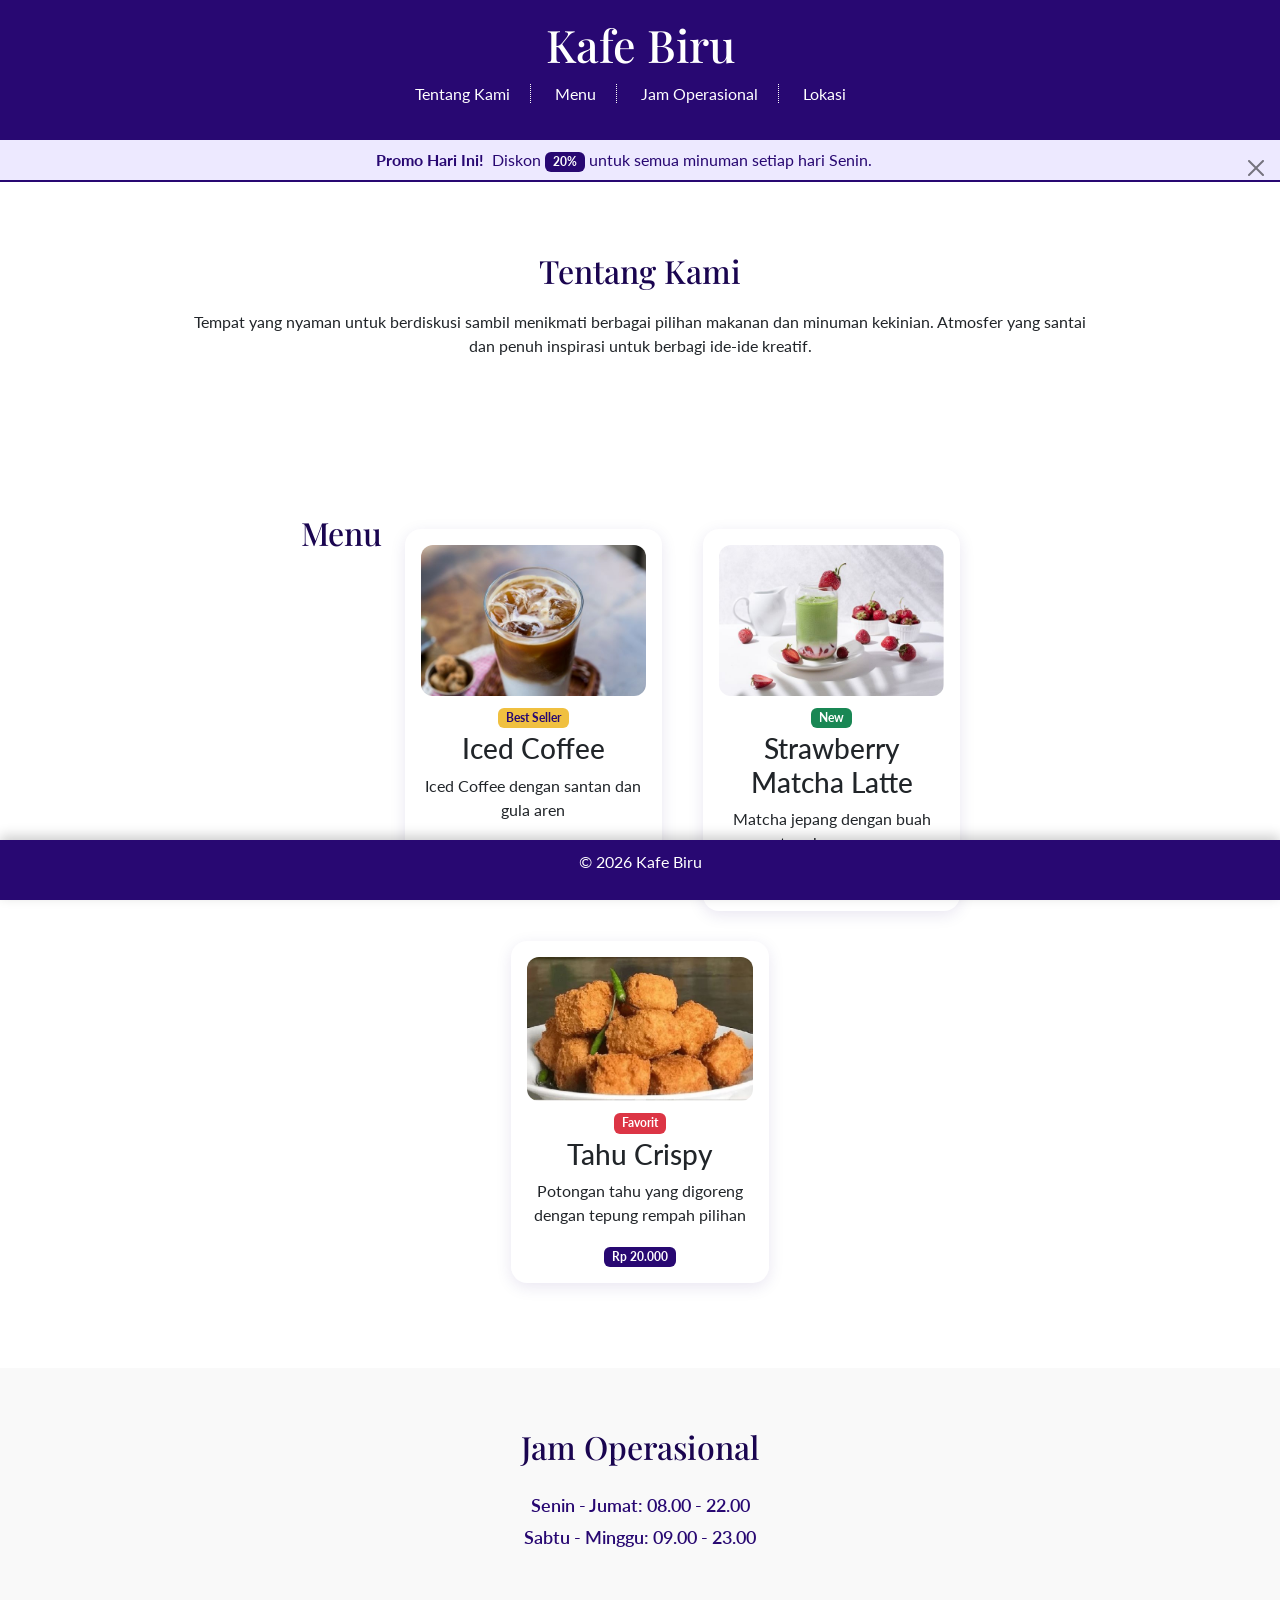
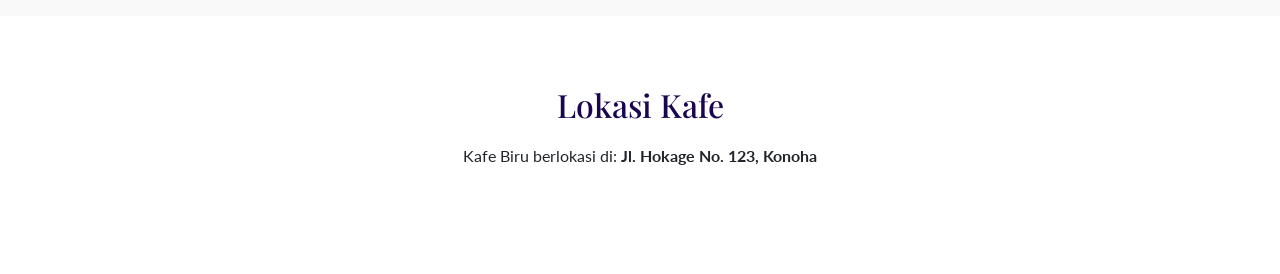
<file: index.html>
<!DOCTYPE html>
<html lang="id">
<head>
  <meta charset="UTF-8">
  <meta name="viewport" content="width=device-width, initial-scale=1.0">
  <title>Kafe Biru</title>

  <!-- [BOOTSTRAP 1] Bootstrap 5 CDN -->
  <link rel="stylesheet" href="https://cdn.jsdelivr.net/npm/bootstrap@5.3.3/dist/css/bootstrap.min.css">
  <link rel="stylesheet" href="css/style1.css">
</head>
<body>

  <header>
    <h1>Kafe Biru</h1>
    <nav>
      <ul>
        <li><a href="#about">Tentang Kami</a></li>
        <li><a href="#menu">Menu</a></li>
        <li><a href="#hours">Jam Operasional</a></li>
        <li style="border-right: none;"><a href="#location">Lokasi</a></li>
      </ul>
    </nav>
  </header>

  <!-- [BOOTSTRAP 1] Alert Component: Banner promo dengan tombol dismiss -->
  <div class="alert alert-dismissible fade show text-center mb-0 rounded-0 py-2"
       role="alert"
       style="background-color:#ede9ff; border:none; border-bottom:2px solid #280872; color:#280872;">
    <strong> Promo Hari Ini!</strong>&nbsp;
    Diskon <span class="badge" style="background-color:#280872;">20%</span>
    untuk semua minuman setiap hari Senin.
    <button type="button" class="btn-close" data-bs-dismiss="alert" aria-label="Close"></button>
  </div>

  <section id="about">
    <div class="container">
      <h2>Tentang Kami</h2>
      <p>Tempat yang nyaman untuk berdiskusi sambil menikmati berbagai pilihan makanan dan minuman kekinian.
      Atmosfer yang santai dan penuh inspirasi untuk berbagi ide-ide kreatif.</p>
    </div>
  </section>

  <section id="menu">
    <div class="container">
      <h2>Menu</h2>
      <div class="menu-item">
        <img src="resource/1IcedCofee.jpg" alt="Iced Coffee">
        <!-- [BOOTSTRAP 2] Badge Component: Label kategori & harga -->
        <div class="mt-2 mb-1">
          <span class="badge" style="background-color:#f0c040; color:#280872;"> Best Seller</span>
        </div>
        <h3>Iced Coffee</h3>
        <p>Iced Coffee dengan santan dan gula aren</p>
        <span class="badge" style="background-color:#280872;">Rp 25.000</span>
      </div>
      <div class="menu-item">
        <img src="resource/Strawberry Matcha Latte .jpg" alt="Strawberry Matcha Latte">
        <div class="mt-2 mb-1">
          <span class="badge bg-success"> New</span>
        </div>
        <h3>Strawberry Matcha Latte</h3>
        <p>Matcha jepang dengan buah strawberry segar</p>
        <span class="badge" style="background-color:#280872;">Rp 30.000</span>
      </div>
      <div class="menu-item">
        <img src="resource/tahuCrispy.jpg" alt="Tahu crispy">
        <div class="mt-2 mb-1">
          <span class="badge bg-danger"> Favorit</span>
        </div>
        <h3>Tahu Crispy</h3>
        <p>Potongan tahu yang digoreng dengan tepung rempah pilihan</p>
        <span class="badge" style="background-color:#280872;">Rp 20.000</span>
      </div>
    </div>
  </section>

  <section id="hours">
    <div class="container">
      <h2>Jam Operasional</h2>
      <p>Senin - Jumat: 08.00 - 22.00</p>
      <p>Sabtu - Minggu: 09.00 - 23.00</p>
    </div>
  </section>

  <section id="location" style="margin-bottom: 20px;">
    <div class="container">
      <h2>Lokasi Kafe</h2>
      <p>Kafe Biru berlokasi di: <strong>Jl. Hokage No. 123, Konoha</strong></p>
    </div>
  </section>

  <footer>
    <p>&copy; 2026 Kafe Biru</p>
  </footer>

  <script src="https://cdn.jsdelivr.net/npm/bootstrap@5.3.3/dist/js/bootstrap.bundle.min.js"></script>
</body>
</html>
</file>
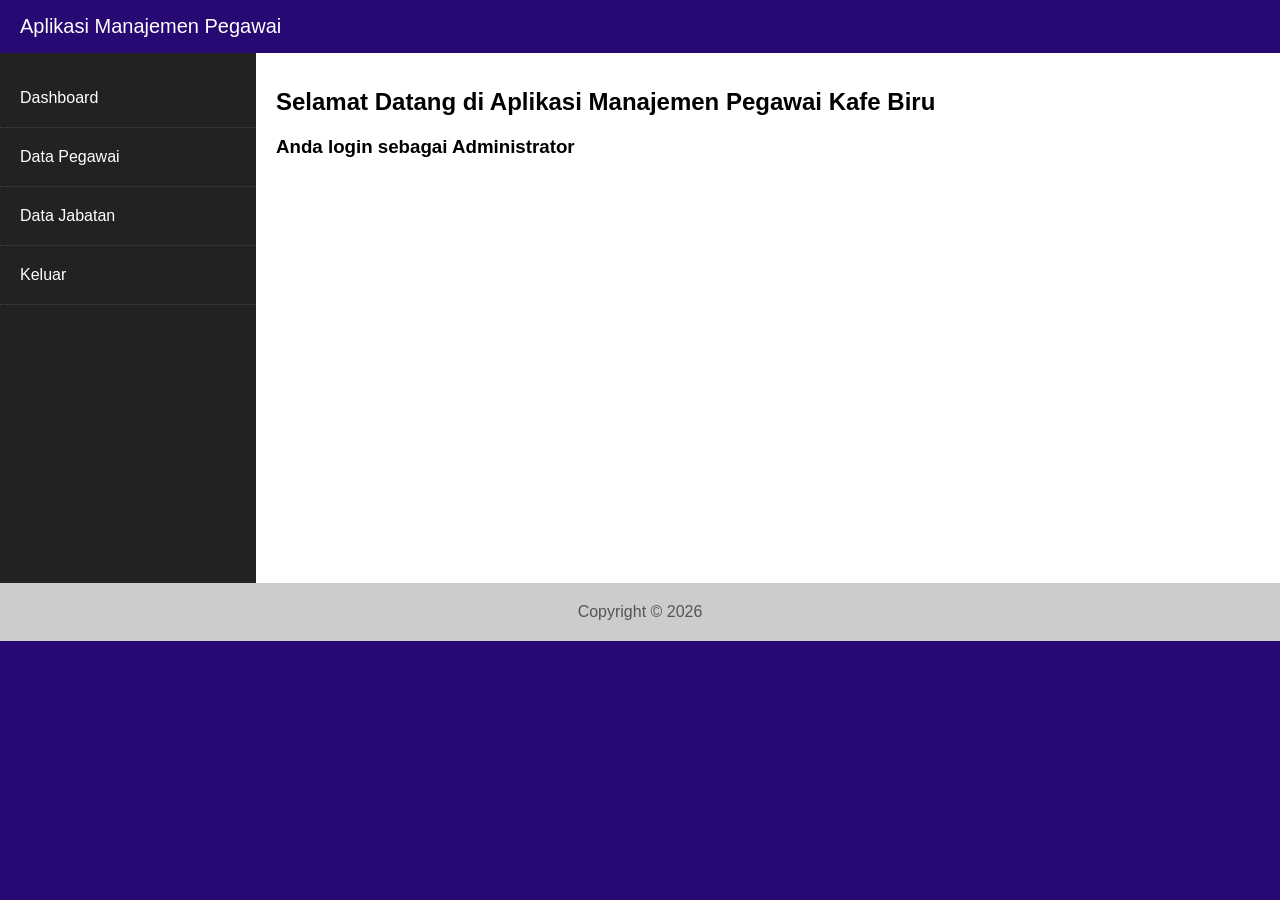
<file: dashboard.html>
<!DOCTYPE HTML>
<html>
  <head>
    <title>Dashboard</title>
    <meta charset="UTF-8">
    <meta name="viewport" content="width=device-width, initial-scale=1">
    <link rel="stylesheet" href="css/style.css">
  </head>
  <body>
    <header>
      Aplikasi Manajemen Pegawai
    </header>
    <div class="container">
      <aside>
        <ul class="menu">
          <li><a href="dashboard.html" class="aktif">Dashboard</a></li>
          <li><a href="tabel.html" class="aktif">Data Pegawai</a></li>
          <li><a href="tabel.html" class="aktif">Data Jabatan</a></li>
          <li><a href="login.html" class="aktif">Keluar</a></li>
        </ul>
      </aside>
      <section class="main">
        <h1>Selamat Datang di Aplikasi Manajemen Pegawai Kafe Biru</h1>
        <h3>Anda login sebagai Administrator</h3>
      </section>
    </div>
    <footer>
      Copyright &copy; 2026
    </footer>
  </body>
</html>
</file>
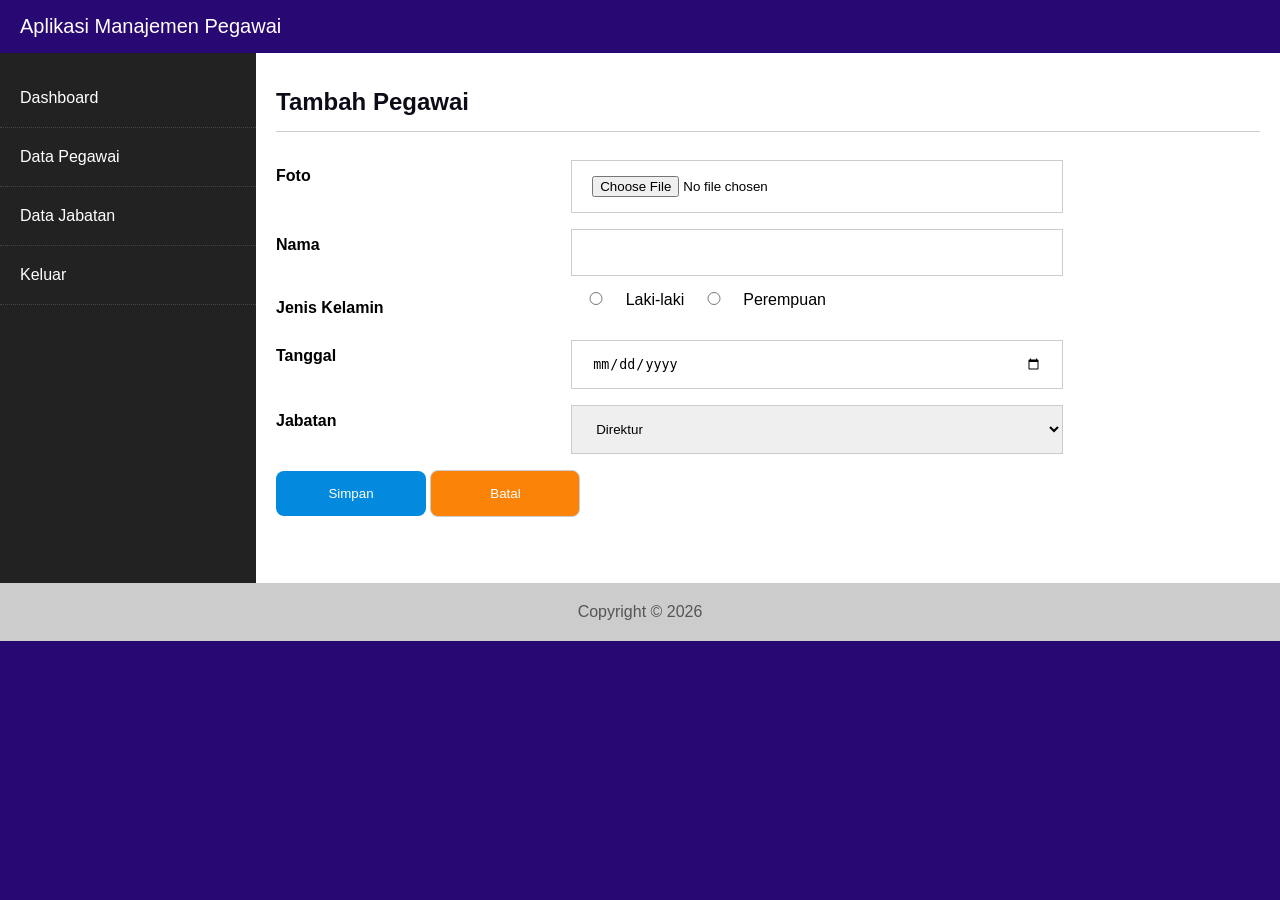
<file: form.html>
<!DOCTYPE HTML>
<html>
  <head>
    <title>Dashboard</title>
    <meta charset="UTF-8">
    <meta name="viewport" content="width=device-width, initial-scale=1">
    <link rel="stylesheet" href="css/style.css">
  </head>
  <body>
    <header>
      Aplikasi Manajemen Pegawai
    </header>
    <div class="container">
      <aside>
        <ul class="menu">
          <li><a href="dashboard.html" class="aktif">Dashboard</a></li>
          <li><a href="tabel.html" class="aktif">Data Pegawai</a></li>
          <li><a href="tabel.html" class="aktif">Data Jabatan</a></li>
          <li><a href="login.html" class="aktif">Keluar</a></li>
        </ul>
      </aside>
      <section class="main">
        <h2 class="judul">Tambah Pegawai</h2>
        <form action="proses.php" method="post">
          <div class="form-group">
            <label for="foto">Foto</label>
            <div class="input"> <input type="file" id="foto"> </div>
          </div>
          <div class="form-group">
            <label for="nama">Nama</label>
            <div class="input"> <input type="text" id="nama"> </div>
          </div>
          <div class="form-group">
            <label for="jk">Jenis Kelamin</label>
            <input type="radio" id="jk" name="jk" value="L"> Laki-laki
            <input type="radio" id="jk" name="jk" value="P"> Perempuan
          </div>
          <div class="form-group">
            <label for="tanggal">Tanggal</label>
            <div class="input"><input type="date" id="tanggal"></div>
          </div>
          <div class="form-group">
            <label for="jabatan">Jabatan</label>
            <div class="input">
              <select id="jabatan">
                <option value="direktur">Direktur</option>
                <option value="manajer">Manajer</option>
                <option value="marketing">Marketing</option>
                <option value="sekretaris">Sekretaris</option>
                <option value="Chef">Chef</option>
                <option value="waiter">Waiter/Waitress</option>
                <option value="kasir">Kasir</option>
              </select>
            </div>
          </div>
          <div class="form-group">
            <input type="submit" value="Simpan" class="tombol simpan">
            <input type="reset" value="Batal" class="tombol reset">
          </div>
        </form>
      </section>
    </div>
    <footer>
      Copyright &copy; 2026
    </footer>
  </body>
</html>
</file>
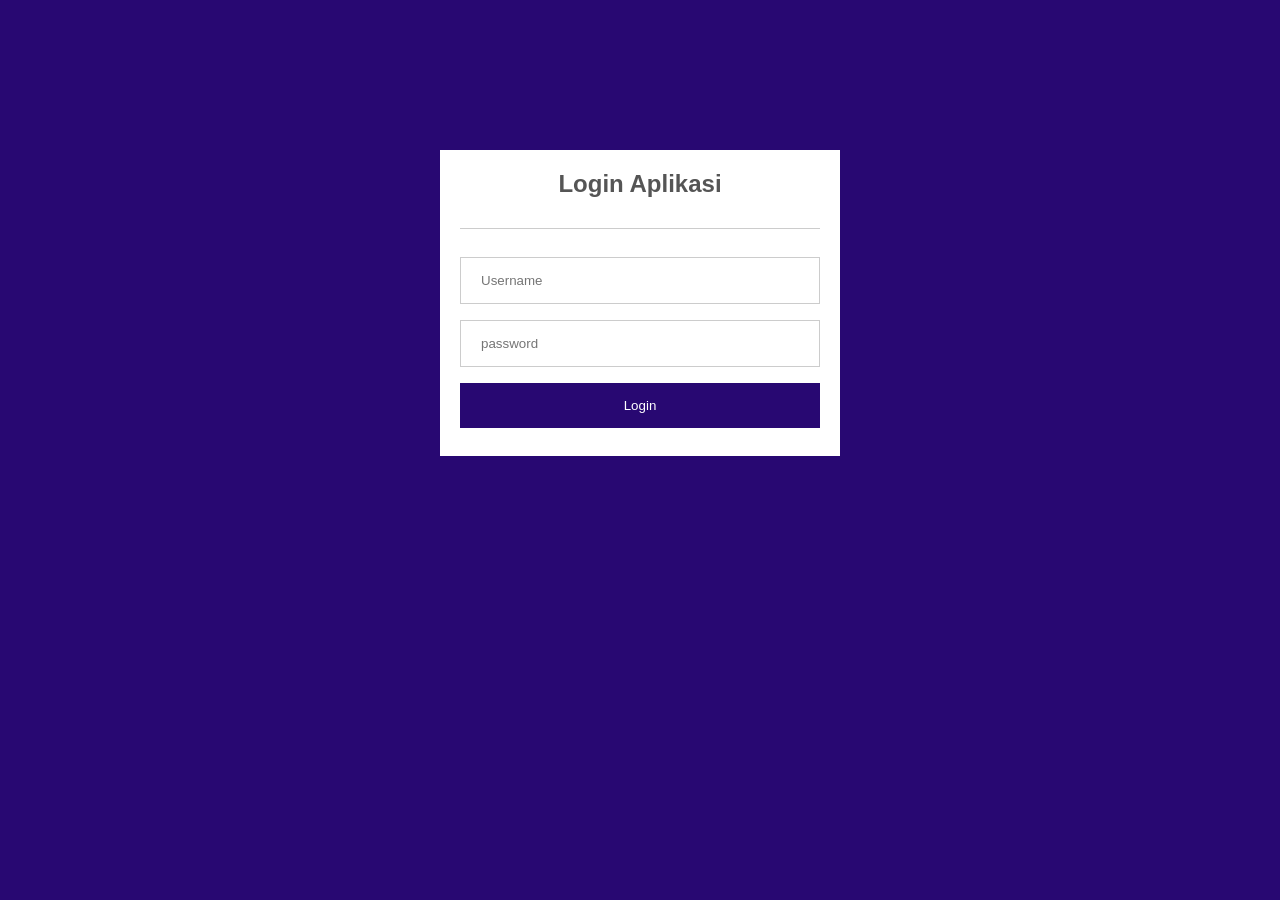
<file: login.html>
<!DOCTYPE html>
<html>
  <head>
    <title>Login Aplikasi</title>
    <meta charset="UTF-8">
    <meta name="viewport" content="width=device-width, initial-scale=1">
    <link rel="stylesheet" href="css/style.css">
  </head>
  <body>
    <div class="container">
      <section class="login-box">
        <h2>Login Aplikasi</h2>
        <form method="post" action="ceklogin.php">
          <input type="text" placeholder="Username" id="username">
          <input type="password" placeholder="password" id="password">
          <input type="submit" value="Login">
        </form>
      </section>
    </div>
  </body>
</html>
</file>
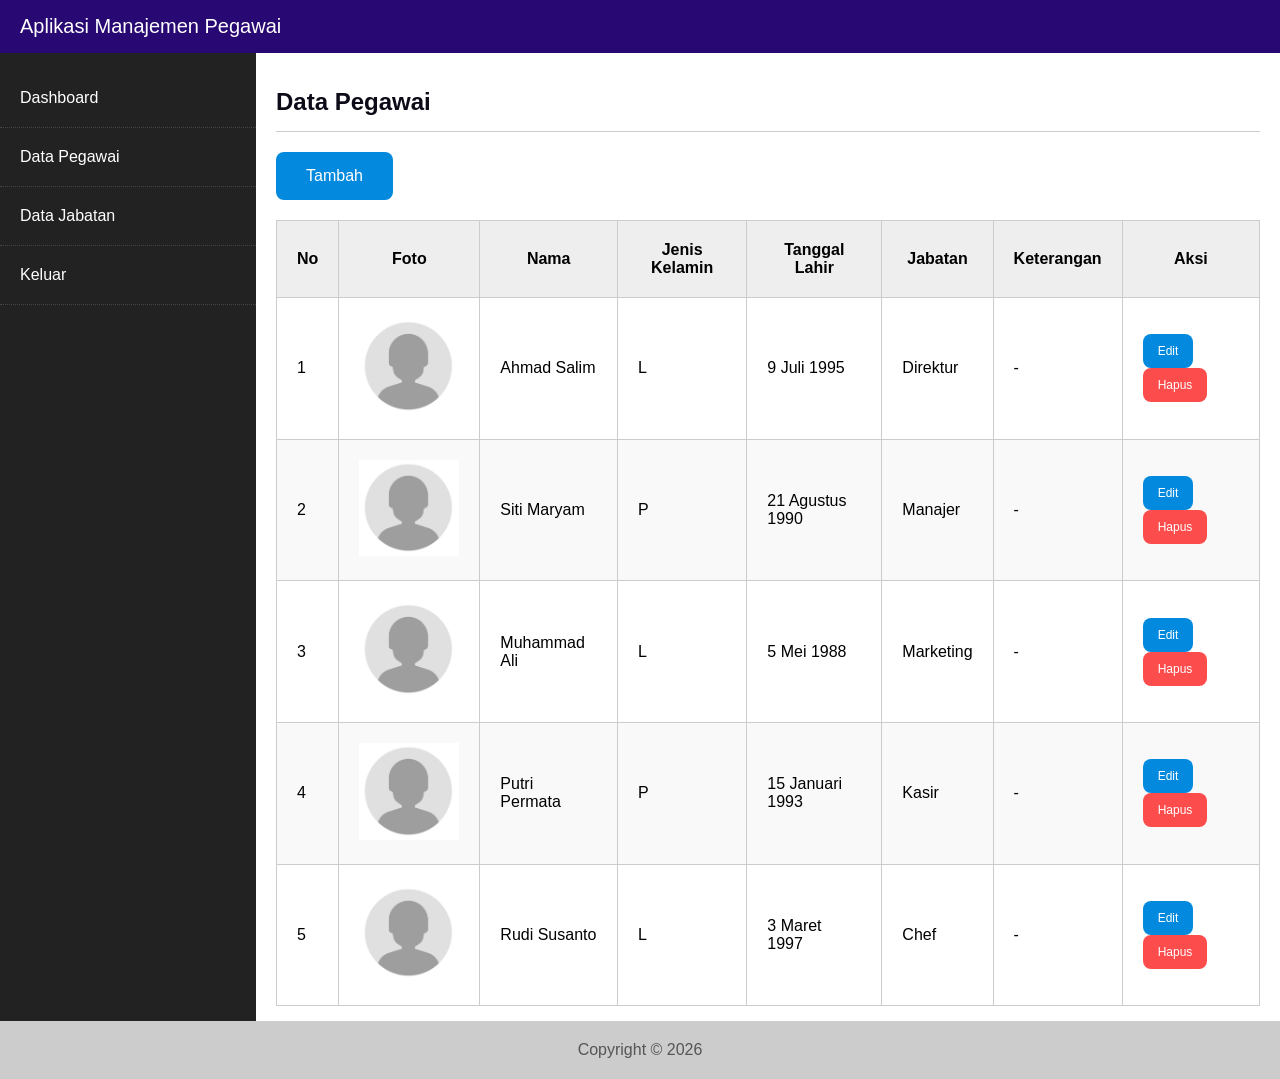
<file: tabel.html>
<!DOCTYPE HTML>
<html>
  <head>
    <title>Dashboard</title>
    <meta charset="UTF-8">
    <meta name="viewport" content="width=device-width, initial-scale=1">
    <link rel="stylesheet" href="css/style.css">
  </head>
  <body>
    <header>
      Aplikasi Manajemen Pegawai
    </header>
    <div class="container">
      <aside>
        <ul class="menu">
          <li><a href="dashboard.html" class="aktif">Dashboard</a></li>
          <li><a href="tabel.html" class="aktif">Data Pegawai</a></li>
          <li><a href="tabel.html" class="aktif">Data Jabatan</a></li>
          <li><a href="login.html" class="aktif">Keluar</a></li>
        </ul>
      </aside>
      <section class="main">
        <h2 class="judul">Data Pegawai</h2>
        <a class="tombol" href="form.html">Tambah</a>
        <table class="table">
          <thead>
            <th>No</th>
            <th>Foto</th>
            <th>Nama</th>
            <th>Jenis Kelamin</th>
            <th>Tanggal Lahir</th>
            <th>Jabatan</th>
            <th>Keterangan</th>
            <th>Aksi</th>
          </thead>
          <tbody>
            <tr>
              <td>1</td>
              <td><img src="resource/foto.png" width="100"></td>
              <td>Ahmad Salim</td>
              <td>L</td>
              <td>9 Juli 1995</td>
              <td>Direktur</td>
              <td>-</td>
              <td>
                <a class="tombol edit" href="#"> Edit </a>
                <a class="tombol hapus" href="#"> Hapus </a>
              </td>
            </tr>
            <tr>
              <td>2</td>
              <td><img src="resource/foto.png" width="100"></td>
              <td>Siti Maryam</td>
              <td>P</td>
              <td>21 Agustus 1990</td>
              <td>Manajer</td>
              <td>-</td>
              <td>
                <a class="tombol edit" href="#"> Edit </a>
                <a class="tombol hapus" href="#"> Hapus </a>
              </td>
            </tr>
            <tr>
              <td>3</td>
              <td><img src="resource/foto.png" width="100"></td>
              <td>Muhammad Ali</td>
              <td>L</td>
              <td>5 Mei 1988</td>
              <td>Marketing</td>
              <td>-</td>
              <td>
                <a class="tombol edit" href="#"> Edit </a>
                <a class="tombol hapus" href="#"> Hapus </a>
              </td>
            </tr>
            <tr>
              <td>4</td>
              <td><img src="resource/foto.png" width="100"></td>
              <td>Putri Permata</td>
              <td>P</td>
              <td>15 Januari 1993</td>
              <td>Kasir</td>
              <td>-</td>
              <td>
                <a class="tombol edit" href="#"> Edit </a>
                <a class="tombol hapus" href="#"> Hapus </a>
              </td>
            </tr>
            <tr>
              <td>5</td>
              <td><img src="resource/foto.png" width="100"></td>
              <td>Rudi Susanto</td>
              <td>L</td>
              <td>3 Maret 1997</td>
              <td>Chef</td>
              <td>-</td>
              <td>
                <a class="tombol edit" href="#"> Edit </a>
                <a class="tombol hapus" href="#"> Hapus </a>
              </td>
            </tr>
          </tbody>
        </table>
      </section>
    </div>
    <footer>
      Copyright &copy; 2026
    </footer>
  </body>
</html>
</file>
<file: css/style1.css>
@import url('https://fonts.googleapis.com/css2?family=Playfair+Display:wght@400;700&family=Lato:wght@300;400;700&display=swap');

body {
  font-family: 'Lato', sans-serif;
  margin: 0;
  padding: 0;
 
}


header {
  background-color: #280872;
  color: #fff;
  padding: 18px 30px;
  text-align: center;
  position: sticky;
  top:0;
  z-index: 1000;
  
}

header h1 {
  font-family: 'Playfair Display', serif;
  font-size: 2.8rem;
  margin: 0 0 10px 0;
  
  /* [PERUBAHAN 1] animation: animasi fadeInDown saat halaman dimuat */
  animation: fadeInDown 0.9s ease both;
}

/* Keyframes untuk animasi fadeInDown */
@keyframes fadeInDown {
  from {
    opacity: 0;
    transform: translateY(-30px);
  }
  to {
    opacity: 1;
    transform: translateY(0);
  }
}

header nav ul {
  list-style-type: none;
  padding: 0;
}

header nav ul li {
  display: inline;
  margin: 0px 10px;
  border-right: 1px dotted #f9f9f9;
  padding-right: 20px;
}

/* [PERUBAHAN 2] ::after pseudo-element + :hover pseudo-class: Animasi garis bawah link */
header nav ul li a {
  color: #fff;
  text-decoration: none;
  position: relative;
  transition: color 0.3s ease; /*memberikan efek animasi */
}

/* Pseudo-element ::after: garis kuning muncul dari kiri saat kursor di arahkan */
header nav ul li a::after {
  content: '';
  position: absolute;
  bottom: 0;
  left: 0;
  width: 0%;
  height: 2px;
  background-color: #f0c040;
  transition: width 0.35s ease;
}

header nav ul li a:hover {
  font-weight: bold;
  color: #f0c040;
}

header nav ul li a:hover::after {
  width: 100%; 
}


section {
  padding: 70px 0;
  text-align: center;
}

section h2 {
  font-family: 'Playfair Display', serif;
  font-size: 2rem;
  color: #1a0550;
  margin-bottom: 20px;
  display: inline-block;
}


.container {
  max-width: 960px;
  margin: auto;
  padding: 0 20px;
}


.menu-item {
  display: inline-block;
  width: 28%;
  margin: 15px 2%;
  vertical-align: top;
  background: #ffffff;
  border-radius: 16px;
  padding: 16px;
  /* box-shadow dan transition pada kartu menu */
  box-shadow: 0 4px 16px rgba(40, 8, 114, 0.1);
  transition: transform 0.35s ease, box-shadow 0.35s ease;
}

/* :hover pseudo-class dengan transform - terangkat saat hover */
.menu-item:hover {
  transform: translateY(-8px) scale(1.03);
  box-shadow: 0 14px 34px rgba(40, 8, 114, 0.22);
}

.menu-item img {
  max-width: 100%;
 
  border-radius: 12px;
}



#hours {
  background-color: #f9f9f9;
  padding: 60px 0;
}

#hours p {
  font-size: 18px;
  margin: 5px 0;
  color: #280872;
  font-weight: 600;
}


#location {
  margin-bottom: 20px;
}
footer {
  background-color: #280872;
  color: #fff;
  text-align: center;
  padding: 10px;
  position: fixed;
  bottom: 0;
  width: 100%;
  /* box-shadow footer */
  box-shadow: 0 -4px 12px rgba(0, 0, 0, 0.2);
}
@media (max-width: 768px) {
  .menu-item {
    width: 80%;
    display: block;
    margin: 15px auto;
  }
  header h1 {
    font-size: 2rem;
  }
}
</file>
<file: css/style.css>
* {
  box-sizing: border-box;
}

/* Mengatur font yang dipakai dan background halaman */
body {
  font-family: Arial, Helvetica, sans-serif;
  margin: 0;
  background: #280872;
}

/* Membuat Container menjadi layout flexbox dan kotak login di tengah */
.container {
  display: flex;
  flex-basis: wrap;
  justify-content: center;
}

/* Mengatur kotak form login lebar 400px dan background putih */
.login-box {
  margin-top: 150px;
  flex-basis: 400px;
  background: #fff;
  padding: 20px;
}

/* Mengatur judul form dengan border bawah dan posisi di tengah */
.login-box h2 {
  border-bottom: 1px solid #ccc;
  color: #555;
  text-align: center;
  padding-bottom: 30px;
  margin: 0px 0px 20px;
}

/* Mengatur agar tag input dan select memenuhi container dan tampilan lebih bagus */
input, select {
  width: 100%;
  padding: 15px 20px;
  margin: 8px 0;
  border: 1px solid #ccc;
}

/* Mengatur tampilan tombol submit */
input[type=submit] {
  background-color: #280872;
  border: none;
  color: #fff;
  text-decoration: none;
  cursor: pointer;
}

/* Layout */
/* Mengatur desain header */
header {
  background: #280872;
  color: #fff;
  padding: 15px 20px;
  font-size: 20px;
}

/* Mengatur lebar menu 20% dengan background hitam */
aside {
  flex: 20%;
  background: #222;
}

/* Mengatur lebar konten utama 80% dengan background putih */
section.main {
  flex: 80%;
  background: #fff;
  min-height: 530px;
  padding: 15px 20px;
  flex-grow: 1;
}

/* Mengatur footer dengan background abu-abu dan teks di tengah */
footer {
  background: #ccc;
  color: #555;
  padding: 20px;
  text-align: center;
}

/* Mengatur layout pada layar kecil (responsive) */
@media (max-width: 700px) {
  .container {
    flex-direction: column;
  }
}

/* Navigasi */
/* Membuang padding tag <ul> */
.menu {
  padding: 0;
}

/* Menambah border bawah tag <li> */
.menu li {
  border-bottom: 1px dotted #444;
}

/* Mengatur desain menu yang dibuat dengan tag a */
.menu a {
  display: block;
  padding: 20px 20px;
  list-style: none;
  color: #fff;
  text-decoration: none;
}

/* Mengganti background menu ketika ditunjuk mouse */
.menu a:hover {
  background: #000;
}

/* Tabel */
/* Mengatur desain judul halaman dengan border di bawah */
.judul {
  color: #0d0b17;
  border-bottom: 1px solid #ccc;
  padding-bottom: 15px;
}

/* Mengatur agar lebar tabel penuh dan antara border tidak memiliki jarak */
.table {
  width: 100%;
  margin-top: 20px;
  border-collapse: collapse;
}

/* Menambahkan border dan padding pada sel tabel */
.table th, .table td {
  border: 1px solid #ccc;
  padding: 20px;
}

/* Mengatur background bagian judul tabel */
.table th {
  background: #eee;
  
}
/*  efek selang seling pada tabel ganjil dan genap */
.table tr:nth-child(even) {
  background-color: #f9f9f9;
}

.table tr:nth-child(odd) {
  background-color: #fff;
}
/* Mengatur desain tombol yang dibuat dengan tag <a> */
.tombol {
  display: inline-block;
  max-width: 150px;
  padding: 15px 30px;
  color: #fff;
  text-decoration: none;
  background: #038ade;
  cursor: pointer;
  border-radius:8px

}
.tombol:hover{
  opacity:0.8
}

/* Desain tombol edit dan hapus agar lebih kecil */
.tombol.edit, .tombol.hapus {
  padding: 10px 15px;
  font-size: 12px;
}

.tombol.hapus {
  background: #fc4c4c;
}

/* Halaman Form */
/* Mengatur form-group agar tidak terpengaruh float */
.form-group {
  clear: both;
}

/* Mengatur lebar label 30% dengan teks bold */
.form-group label {
  display: block;
  padding: 15px 0;
  float: left;
  width: 30%;
  font-weight: bold;
}

/* Mengatur lebar .input 50% dan sejajar dengan label */
.form-group .input {
  display: block;
  width: 50%;
  float: left;
}

/* Mengatur input radio, tombol submit dan tombol reset */
input[type=radio] {
  width: 50px;
}

.tombol.simpan {
  background: #038ade;
}

.tombol.reset {
  background: #fb8307;
}

/* Membuat tampilan form menumpuk pada layar kecil */
@media (max-width: 700px) {
  .form-group label, .form-group .input {
    width: 100%;
  }
}
</file>
